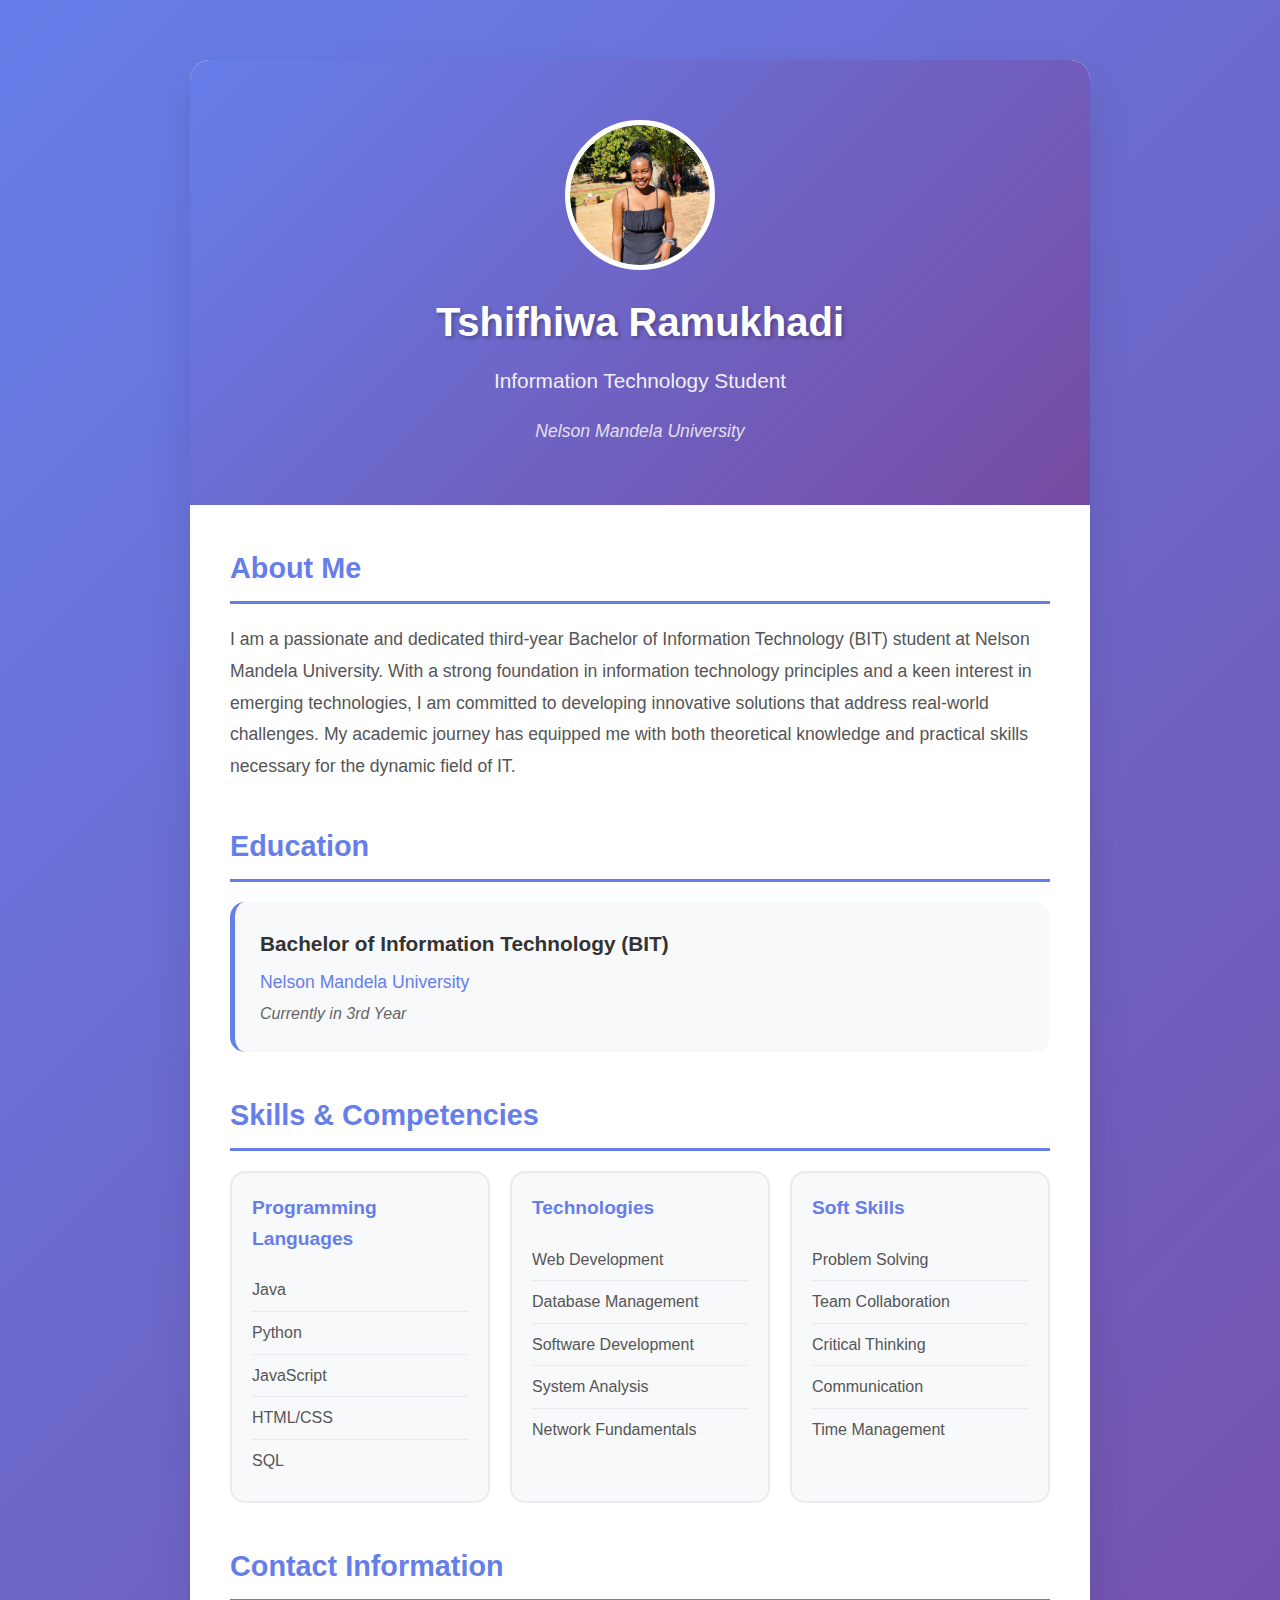
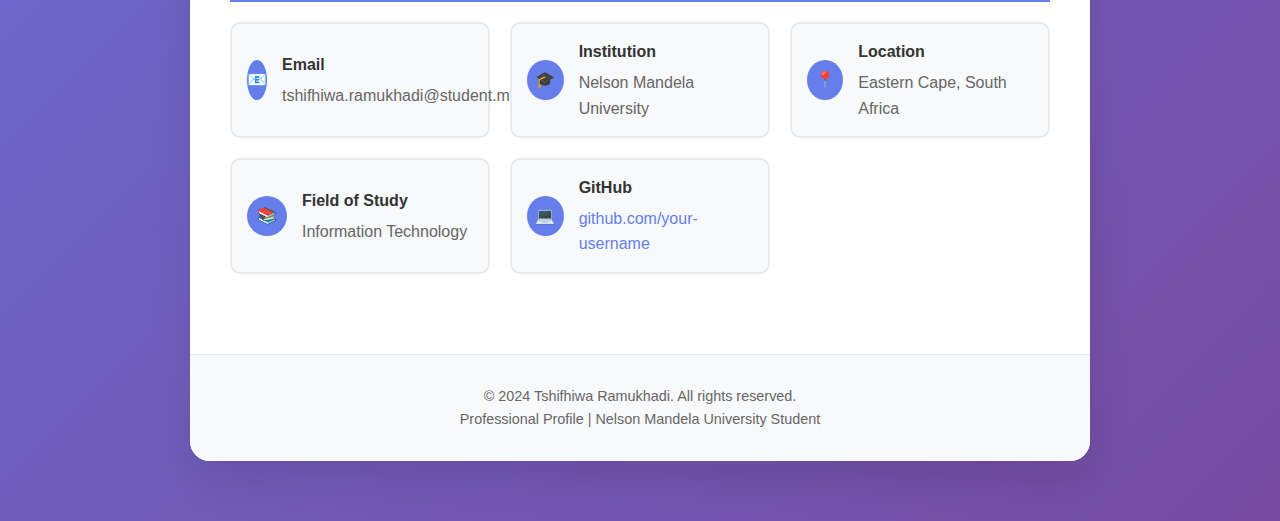
<file: index.html>
<!DOCTYPE html>
<html lang="en">
<head>
    <meta charset="UTF-8">
    <meta name="viewport" content="width=device-width, initial-scale=1.0">
    <title>Tshifhiwa Ramukhadi - Professional Profile</title>
    <style>
        * {
            margin: 0;
            padding: 0;
            box-sizing: border-box;
        }

        body {
            font-family: 'Segoe UI', Tahoma, Geneva, Verdana, sans-serif;
            line-height: 1.6;
            color: #333;
            background: linear-gradient(135deg, #667eea 0%, #764ba2 100%);
            min-height: 100vh;
        }

        .container {
            max-width: 1200px;
            margin: 0 auto;
            padding: 20px;
        }

        .profile-card {
            background: white;
            border-radius: 20px;
            box-shadow: 0 20px 40px rgba(0, 0, 0, 0.1);
            overflow: hidden;
            margin: 40px auto;
            max-width: 900px;
        }

        .header {
            background: linear-gradient(135deg, #667eea 0%, #764ba2 100%);
            color: white;
            padding: 60px 40px;
            text-align: center;
            position: relative;
        }

        .profile-image {
            width: 150px;
            height: 150px;
            border-radius: 50%;
            border: 5px solid white;
            margin: 0 auto 20px;
            background: #f0f0f0;
            display: flex;
            align-items: center;
            justify-content: center;
            font-size: 48px;
            color: #667eea;
            font-weight: bold;
            overflow: hidden;
        }

        .profile-image img {
            width: 100%;
            height: 100%;
            object-fit: cover;
            border-radius: 50%;
        }

        .name {
            font-size: 2.5rem;
            font-weight: 700;
            margin-bottom: 10px;
            text-shadow: 2px 2px 4px rgba(0, 0, 0, 0.3);
        }

        .title {
            font-size: 1.3rem;
            opacity: 0.9;
            margin-bottom: 20px;
        }

        .university {
            font-size: 1.1rem;
            opacity: 0.8;
            font-style: italic;
        }

        .content {
            padding: 40px;
        }

        .section {
            margin-bottom: 40px;
        }

        .section-title {
            font-size: 1.8rem;
            color: #667eea;
            margin-bottom: 20px;
            border-bottom: 3px solid #667eea;
            padding-bottom: 10px;
            font-weight: 600;
        }

        .about-text {
            font-size: 1.1rem;
            line-height: 1.8;
            color: #555;
        }

        .education-item {
            background: #f8f9fa;
            padding: 25px;
            border-radius: 15px;
            margin-bottom: 20px;
            border-left: 5px solid #667eea;
        }

        .degree {
            font-size: 1.3rem;
            font-weight: 600;
            color: #333;
            margin-bottom: 8px;
        }

        .institution {
            font-size: 1.1rem;
            color: #667eea;
            font-weight: 500;
            margin-bottom: 5px;
        }

        .year {
            color: #666;
            font-style: italic;
        }

        .skills-grid {
            display: grid;
            grid-template-columns: repeat(auto-fit, minmax(200px, 1fr));
            gap: 20px;
            margin-top: 20px;
        }

        .skill-category {
            background: #f8f9fa;
            padding: 20px;
            border-radius: 15px;
            border: 2px solid #e9ecef;
        }

        .skill-category h3 {
            color: #667eea;
            margin-bottom: 15px;
            font-size: 1.2rem;
        }

        .skill-list {
            list-style: none;
        }

        .skill-list li {
            padding: 8px 0;
            border-bottom: 1px solid #e9ecef;
            color: #555;
        }

        .skill-list li:last-child {
            border-bottom: none;
        }

        .contact-info {
            display: grid;
            grid-template-columns: repeat(auto-fit, minmax(250px, 1fr));
            gap: 20px;
            margin-top: 20px;
        }

        .contact-item {
            display: flex;
            align-items: center;
            padding: 15px;
            background: #f8f9fa;
            border-radius: 10px;
            border: 2px solid #e9ecef;
        }

        .contact-icon {
            width: 40px;
            height: 40px;
            background: #667eea;
            border-radius: 50%;
            display: flex;
            align-items: center;
            justify-content: center;
            color: white;
            font-weight: bold;
            margin-right: 15px;
        }

        .contact-details h4 {
            color: #333;
            margin-bottom: 5px;
        }

        .contact-details p {
            color: #666;
        }

        .footer {
            background: #f8f9fa;
            padding: 30px 40px;
            text-align: center;
            border-top: 1px solid #e9ecef;
        }

        .footer p {
            color: #666;
            font-size: 0.9rem;
        }

        @media (max-width: 768px) {
            .container {
                padding: 10px;
            }
            
            .header {
                padding: 40px 20px;
            }
            
            .name {
                font-size: 2rem;
            }
            
            .content {
                padding: 20px;
            }
            
            .skills-grid {
                grid-template-columns: 1fr;
            }
            
            .contact-info {
                grid-template-columns: 1fr;
            }
        }
    </style>
</head>
<body>
    <div class="container">
        <div class="profile-card">
            <div class="header">
                <div class="profile-image">
                    <img src="WhatsApp Image 2025-08-17 at 12.50.35_aea94900.jpg" alt="Tshifhiwa Ramukhadi">
                </div>
                <h1 class="name">Tshifhiwa Ramukhadi</h1>
                <p class="title">Information Technology Student</p>
                <p class="university">Nelson Mandela University</p>
            </div>

            <div class="content">
                <div class="section">
                    <h2 class="section-title">About Me</h2>
                    <p class="about-text">
                        I am a passionate and dedicated third-year Bachelor of Information Technology (BIT) student at Nelson Mandela University. 
                        With a strong foundation in information technology principles and a keen interest in emerging technologies, 
                        I am committed to developing innovative solutions that address real-world challenges. My academic journey 
                        has equipped me with both theoretical knowledge and practical skills necessary for the dynamic field of IT.
                    </p>
                </div>

                <div class="section">
                    <h2 class="section-title">Education</h2>
                    <div class="education-item">
                        <div class="degree">Bachelor of Information Technology (BIT)</div>
                        <div class="institution">Nelson Mandela University</div>
                        <div class="year">Currently in 3rd Year</div>
                    </div>
                </div>

                <div class="section">
                    <h2 class="section-title">Skills & Competencies</h2>
                    <div class="skills-grid">
                        <div class="skill-category">
                            <h3>Programming Languages</h3>
                            <ul class="skill-list">
                                <li>Java</li>
                                <li>Python</li>
                                <li>JavaScript</li>
                                <li>HTML/CSS</li>
                                <li>SQL</li>
                            </ul>
                        </div>
                        <div class="skill-category">
                            <h3>Technologies</h3>
                            <ul class="skill-list">
                                <li>Web Development</li>
                                <li>Database Management</li>
                                <li>Software Development</li>
                                <li>System Analysis</li>
                                <li>Network Fundamentals</li>
                            </ul>
                        </div>
                        <div class="skill-category">
                            <h3>Soft Skills</h3>
                            <ul class="skill-list">
                                <li>Problem Solving</li>
                                <li>Team Collaboration</li>
                                <li>Critical Thinking</li>
                                <li>Communication</li>
                                <li>Time Management</li>
                            </ul>
                        </div>
                    </div>
                </div>

                <div class="section">
                    <h2 class="section-title">Contact Information</h2>
                    <div class="contact-info">
                        <div class="contact-item">
                            <div class="contact-icon">📧</div>
                            <div class="contact-details">
                                <h4>Email</h4>
                                <p>tshifhiwa.ramukhadi@student.mandela.ac.za</p>
                            </div>
                        </div>
                        <div class="contact-item">
                            <div class="contact-icon">🎓</div>
                            <div class="contact-details">
                                <h4>Institution</h4>
                                <p>Nelson Mandela University</p>
                            </div>
                        </div>
                        <div class="contact-item">
                            <div class="contact-icon">📍</div>
                            <div class="contact-details">
                                <h4>Location</h4>
                                <p>Eastern Cape, South Africa</p>
                            </div>
                        </div>
                        <div class="contact-item">
                            <div class="contact-icon">📚</div>
                            <div class="contact-details">
                                <h4>Field of Study</h4>
                                <p>Information Technology</p>
                            </div>
                        </div>
                        <div class="contact-item">
                            <div class="contact-icon">💻</div>
                            <div class="contact-details">
                                <h4>GitHub</h4>
                                <p><a href="https://github.com/your-username" target="_blank" style="color: #667eea; text-decoration: none;">github.com/your-username</a></p>
                            </div>
                        </div>
                    </div>
                </div>
            </div>

            <div class="footer">
                <p>&copy; 2024 Tshifhiwa Ramukhadi. All rights reserved.</p>
                <p>Professional Profile | Nelson Mandela University Student</p>
            </div>
        </div>
    </div>
</body>
</html>
</file>
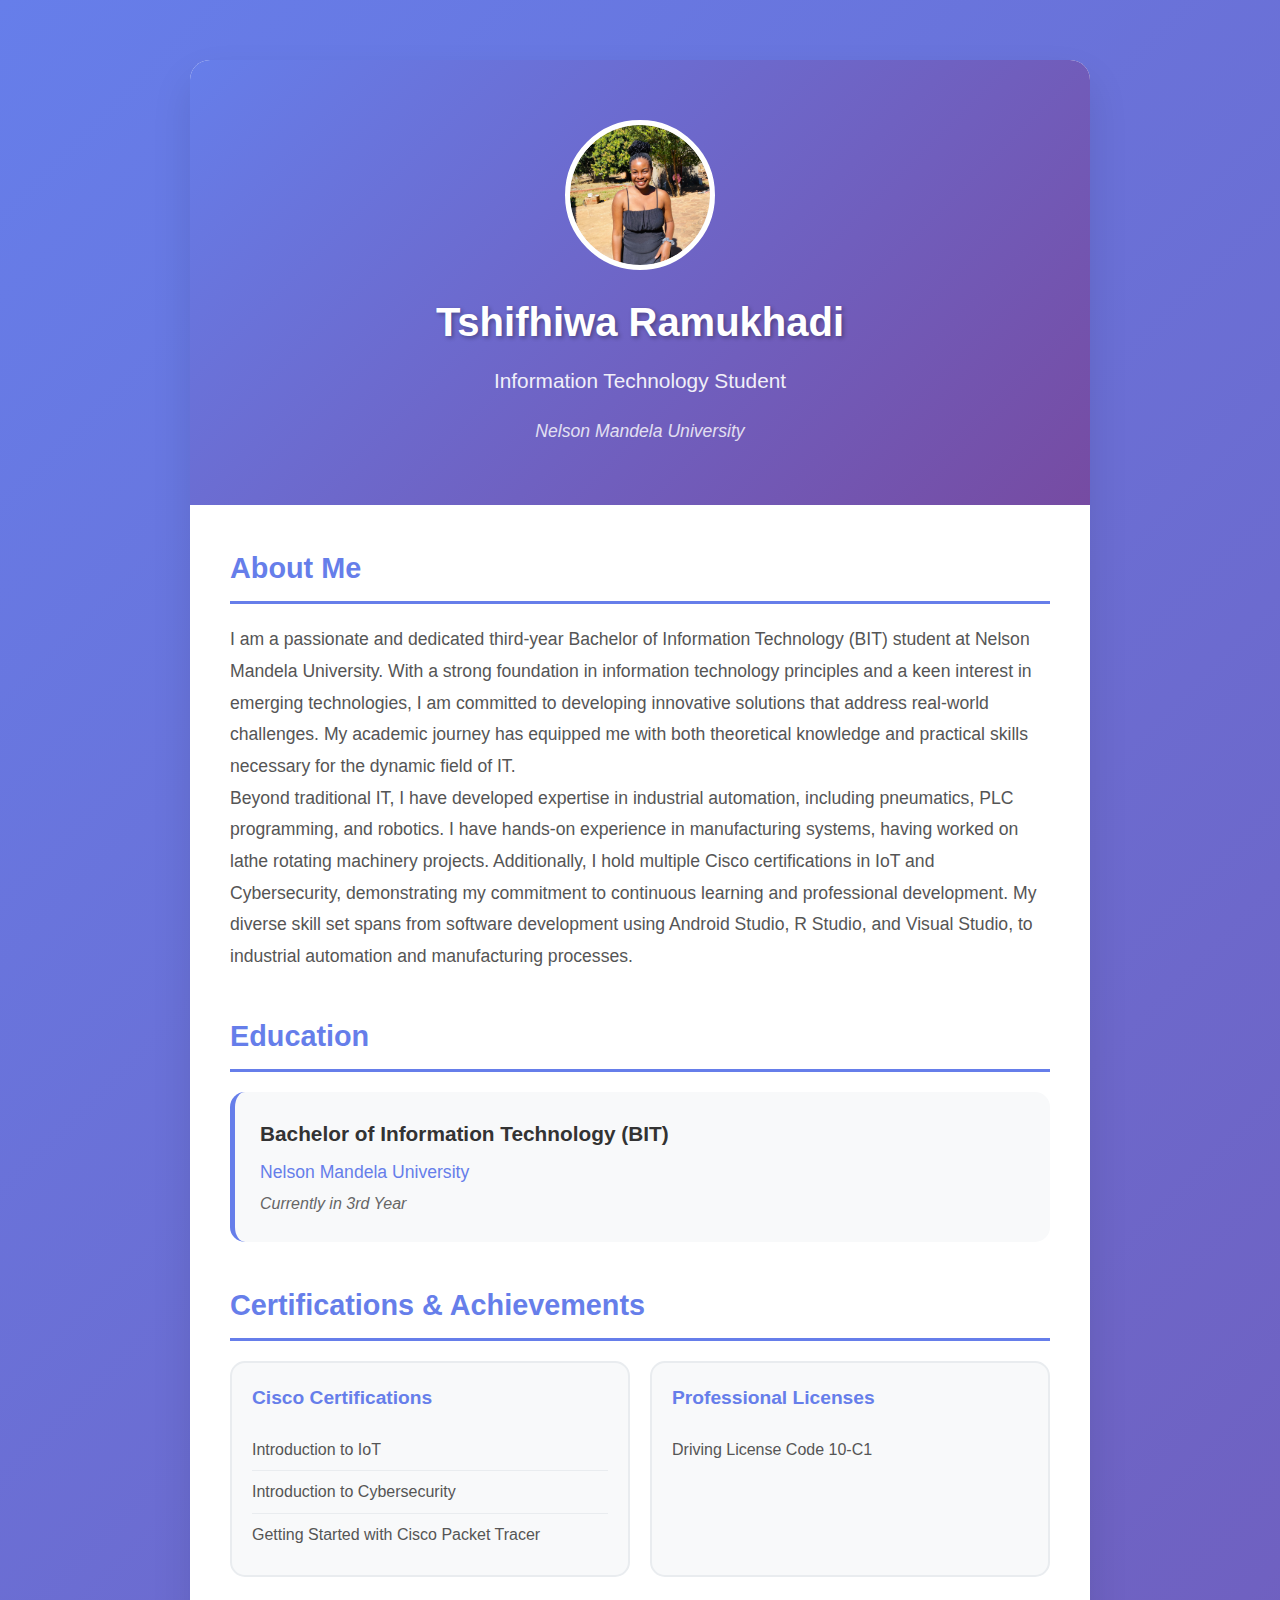
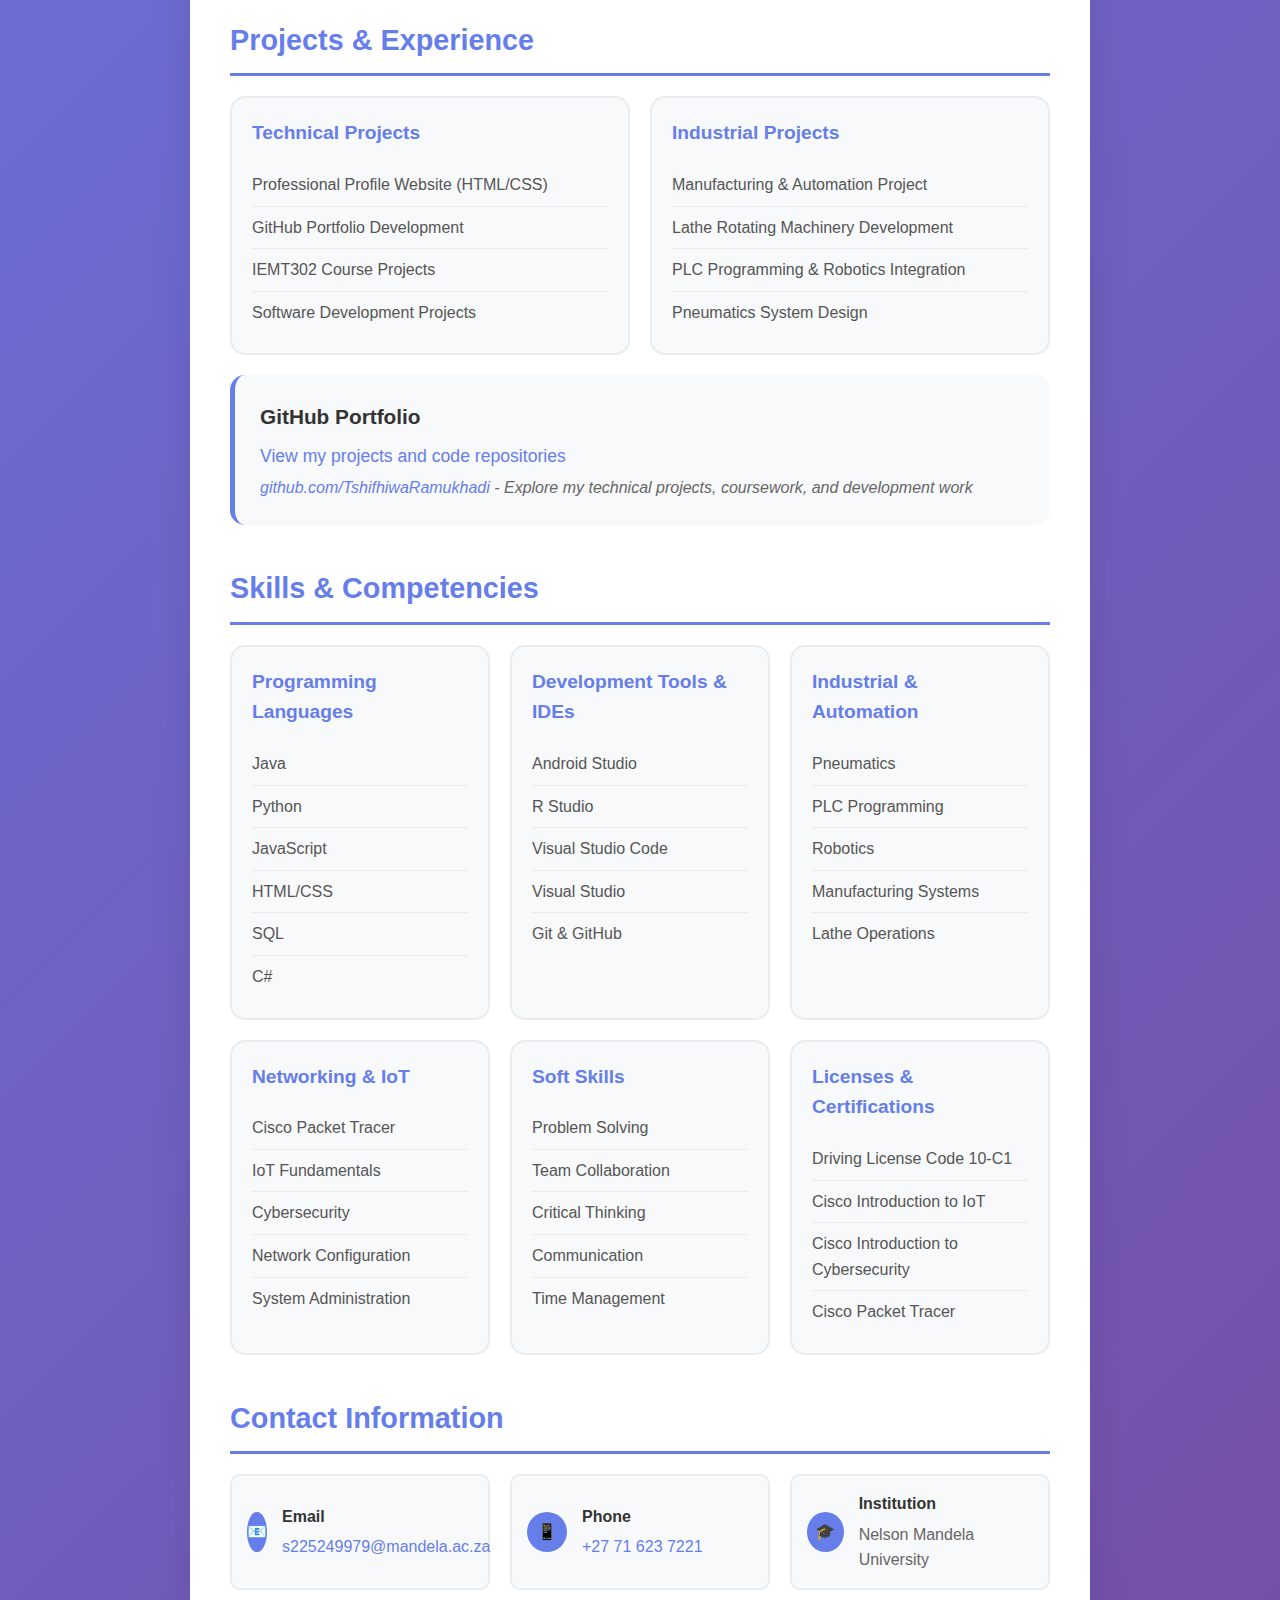
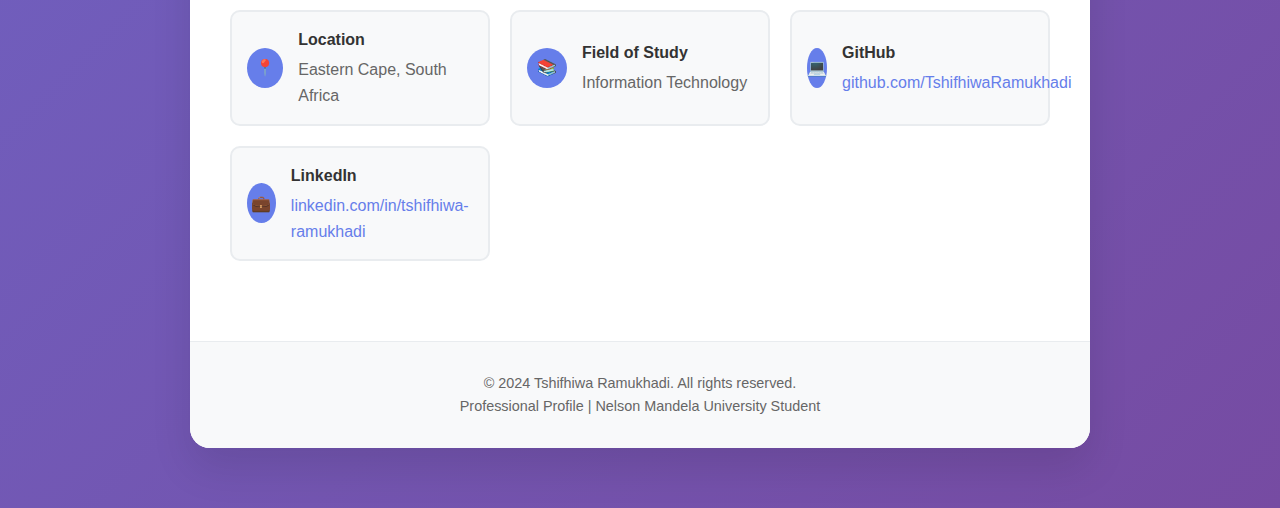
<file: professional-profile/index.html>
<!DOCTYPE html>
<html lang="en">
<head>
    <meta charset="UTF-8">
    <meta name="viewport" content="width=device-width, initial-scale=1.0">
    <title>Tshifhiwa Ramukhadi - Professional Profile</title>
    <style>
        * {
            margin: 0;
            padding: 0;
            box-sizing: border-box;
        }

        body {
            font-family: 'Segoe UI', Tahoma, Geneva, Verdana, sans-serif;
            line-height: 1.6;
            color: #333;
            background: linear-gradient(135deg, #667eea 0%, #764ba2 100%);
            min-height: 100vh;
        }

        .container {
            max-width: 1200px;
            margin: 0 auto;
            padding: 20px;
        }

        .profile-card {
            background: white;
            border-radius: 20px;
            box-shadow: 0 20px 40px rgba(0, 0, 0, 0.1);
            overflow: hidden;
            margin: 40px auto;
            max-width: 900px;
        }

        .header {
            background: linear-gradient(135deg, #667eea 0%, #764ba2 100%);
            color: white;
            padding: 60px 40px;
            text-align: center;
            position: relative;
        }

        .profile-image {
            width: 150px;
            height: 150px;
            border-radius: 50%;
            border: 5px solid white;
            margin: 0 auto 20px;
            background: #f0f0f0;
            display: flex;
            align-items: center;
            justify-content: center;
            font-size: 48px;
            color: #667eea;
            font-weight: bold;
            overflow: hidden;
        }

        .profile-image img {
            width: 100%;
            height: 100%;
            object-fit: cover;
            border-radius: 50%;
        }

        .name {
            font-size: 2.5rem;
            font-weight: 700;
            margin-bottom: 10px;
            text-shadow: 2px 2px 4px rgba(0, 0, 0, 0.3);
        }

        .title {
            font-size: 1.3rem;
            opacity: 0.9;
            margin-bottom: 20px;
        }

        .university {
            font-size: 1.1rem;
            opacity: 0.8;
            font-style: italic;
        }

        .content {
            padding: 40px;
        }

        .section {
            margin-bottom: 40px;
        }

        .section-title {
            font-size: 1.8rem;
            color: #667eea;
            margin-bottom: 20px;
            border-bottom: 3px solid #667eea;
            padding-bottom: 10px;
            font-weight: 600;
        }

        .about-text {
            font-size: 1.1rem;
            line-height: 1.8;
            color: #555;
        }

        .education-item {
            background: #f8f9fa;
            padding: 25px;
            border-radius: 15px;
            margin-bottom: 20px;
            border-left: 5px solid #667eea;
        }

        .degree {
            font-size: 1.3rem;
            font-weight: 600;
            color: #333;
            margin-bottom: 8px;
        }

        .institution {
            font-size: 1.1rem;
            color: #667eea;
            font-weight: 500;
            margin-bottom: 5px;
        }

        .year {
            color: #666;
            font-style: italic;
        }

        .skills-grid {
            display: grid;
            grid-template-columns: repeat(auto-fit, minmax(200px, 1fr));
            gap: 20px;
            margin-top: 20px;
        }

        .skill-category {
            background: #f8f9fa;
            padding: 20px;
            border-radius: 15px;
            border: 2px solid #e9ecef;
        }

        .skill-category h3 {
            color: #667eea;
            margin-bottom: 15px;
            font-size: 1.2rem;
        }

        .skill-list {
            list-style: none;
        }

        .skill-list li {
            padding: 8px 0;
            border-bottom: 1px solid #e9ecef;
            color: #555;
        }

        .skill-list li:last-child {
            border-bottom: none;
        }

        .contact-info {
            display: grid;
            grid-template-columns: repeat(auto-fit, minmax(250px, 1fr));
            gap: 20px;
            margin-top: 20px;
        }

        .contact-item {
            display: flex;
            align-items: center;
            padding: 15px;
            background: #f8f9fa;
            border-radius: 10px;
            border: 2px solid #e9ecef;
        }

        .contact-icon {
            width: 40px;
            height: 40px;
            background: #667eea;
            border-radius: 50%;
            display: flex;
            align-items: center;
            justify-content: center;
            color: white;
            font-weight: bold;
            margin-right: 15px;
        }

        .contact-details h4 {
            color: #333;
            margin-bottom: 5px;
        }

        .contact-details p {
            color: #666;
        }

        .footer {
            background: #f8f9fa;
            padding: 30px 40px;
            text-align: center;
            border-top: 1px solid #e9ecef;
        }

        .footer p {
            color: #666;
            font-size: 0.9rem;
        }

        @media (max-width: 768px) {
            .container {
                padding: 10px;
            }
            
            .header {
                padding: 40px 20px;
            }
            
            .name {
                font-size: 2rem;
            }
            
            .content {
                padding: 20px;
            }
            
            .skills-grid {
                grid-template-columns: 1fr;
            }
            
            .contact-info {
                grid-template-columns: 1fr;
            }
        }
    </style>
</head>
<body>
    <div class="container">
        <div class="profile-card">
            <div class="header">
                <div class="profile-image">
                    <img src="WhatsApp Image 2025-08-17 at 12.50.35_aea94900.jpg" alt="Tshifhiwa Ramukhadi">
                </div>
                <h1 class="name">Tshifhiwa Ramukhadi</h1>
                <p class="title">Information Technology Student</p>
                <p class="university">Nelson Mandela University</p>
            </div>

            <div class="content">
                <div class="section">
                    <h2 class="section-title">About Me</h2>
                    <p class="about-text">
                        I am a passionate and dedicated third-year Bachelor of Information Technology (BIT) student at Nelson Mandela University. 
                        With a strong foundation in information technology principles and a keen interest in emerging technologies, 
                        I am committed to developing innovative solutions that address real-world challenges. My academic journey 
                        has equipped me with both theoretical knowledge and practical skills necessary for the dynamic field of IT.
                    </p>
                    <p class="about-text">
                        Beyond traditional IT, I have developed expertise in industrial automation, including pneumatics, PLC programming, 
                        and robotics. I have hands-on experience in manufacturing systems, having worked on lathe rotating machinery projects. 
                        Additionally, I hold multiple Cisco certifications in IoT and Cybersecurity, demonstrating my commitment to 
                        continuous learning and professional development. My diverse skill set spans from software development using 
                        Android Studio, R Studio, and Visual Studio, to industrial automation and manufacturing processes.
                    </p>
                </div>

                <div class="section">
                    <h2 class="section-title">Education</h2>
                    <div class="education-item">
                        <div class="degree">Bachelor of Information Technology (BIT)</div>
                        <div class="institution">Nelson Mandela University</div>
                        <div class="year">Currently in 3rd Year</div>
                    </div>
                </div>

                <div class="section">
                    <h2 class="section-title">Certifications & Achievements</h2>
                    <div class="skills-grid">
                        <div class="skill-category">
                            <h3>Cisco Certifications</h3>
                            <ul class="skill-list">
                                <li>Introduction to IoT</li>
                                <li>Introduction to Cybersecurity</li>
                                <li>Getting Started with Cisco Packet Tracer</li>
                            </ul>
                        </div>
                        <div class="skill-category">
                            <h3>Professional Licenses</h3>
                            <ul class="skill-list">
                                <li>Driving License Code 10-C1</li>
                            </ul>
                        </div>
                    </div>
                </div>

                <div class="section">
                    <h2 class="section-title">Projects & Experience</h2>
                    <div class="skills-grid">
                        <div class="skill-category">
                            <h3>Technical Projects</h3>
                            <ul class="skill-list">
                                <li>Professional Profile Website (HTML/CSS)</li>
                                <li>GitHub Portfolio Development</li>
                                <li>IEMT302 Course Projects</li>
                                <li>Software Development Projects</li>
                            </ul>
                        </div>
                        <div class="skill-category">
                            <h3>Industrial Projects</h3>
                            <ul class="skill-list">
                                <li>Manufacturing & Automation Project</li>
                                <li>Lathe Rotating Machinery Development</li>
                                <li>PLC Programming & Robotics Integration</li>
                                <li>Pneumatics System Design</li>
                            </ul>
                        </div>
                    </div>
                    <div class="education-item" style="margin-top: 20px;">
                        <div class="degree">GitHub Portfolio</div>
                        <div class="institution">View my projects and code repositories</div>
                        <div class="year"><a href="https://github.com/TshifhiwaRamukhadi" target="_blank" style="color: #667eea; text-decoration: none; font-weight: 500;">github.com/TshifhiwaRamukhadi</a> - Explore my technical projects, coursework, and development work</div>
                    </div>
                </div>

                <div class="section">
                    <h2 class="section-title">Skills & Competencies</h2>
                    <div class="skills-grid">
                        <div class="skill-category">
                            <h3>Programming Languages</h3>
                            <ul class="skill-list">
                                <li>Java</li>
                                <li>Python</li>
                                <li>JavaScript</li>
                                <li>HTML/CSS</li>
                                <li>SQL</li>
                                <li>C#</li>
                            </ul>
                        </div>
                        <div class="skill-category">
                            <h3>Development Tools & IDEs</h3>
                            <ul class="skill-list">
                                <li>Android Studio</li>
                                <li>R Studio</li>
                                <li>Visual Studio Code</li>
                                <li>Visual Studio</li>
                                <li>Git & GitHub</li>
                            </ul>
                        </div>
                        <div class="skill-category">
                            <h3>Industrial & Automation</h3>
                            <ul class="skill-list">
                                <li>Pneumatics</li>
                                <li>PLC Programming</li>
                                <li>Robotics</li>
                                <li>Manufacturing Systems</li>
                                <li>Lathe Operations</li>
                            </ul>
                        </div>
                        <div class="skill-category">
                            <h3>Networking & IoT</h3>
                            <ul class="skill-list">
                                <li>Cisco Packet Tracer</li>
                                <li>IoT Fundamentals</li>
                                <li>Cybersecurity</li>
                                <li>Network Configuration</li>
                                <li>System Administration</li>
                            </ul>
                        </div>
                        <div class="skill-category">
                            <h3>Soft Skills</h3>
                            <ul class="skill-list">
                                <li>Problem Solving</li>
                                <li>Team Collaboration</li>
                                <li>Critical Thinking</li>
                                <li>Communication</li>
                                <li>Time Management</li>
                            </ul>
                        </div>
                        <div class="skill-category">
                            <h3>Licenses & Certifications</h3>
                            <ul class="skill-list">
                                <li>Driving License Code 10-C1</li>
                                <li>Cisco Introduction to IoT</li>
                                <li>Cisco Introduction to Cybersecurity</li>
                                <li>Cisco Packet Tracer</li>
                            </ul>
                        </div>
                    </div>
                </div>

                <div class="section">
                    <h2 class="section-title">Contact Information</h2>
                    <div class="contact-info">
                        <div class="contact-item">
                            <div class="contact-icon">📧</div>
                            <div class="contact-details">
                                <h4>Email</h4>
                                <p><a href="mailto:s225249979@mandela.ac.za" style="color: #667eea; text-decoration: none;">s225249979@mandela.ac.za</a></p>
                            </div>
                        </div>
                        <div class="contact-item">
                            <div class="contact-icon">📱</div>
                            <div class="contact-details">
                                <h4>Phone</h4>
                                <p><a href="tel:+27716237221" style="color: #667eea; text-decoration: none;">+27 71 623 7221</a></p>
                            </div>
                        </div>
                        <div class="contact-item">
                            <div class="contact-icon">🎓</div>
                            <div class="contact-details">
                                <h4>Institution</h4>
                                <p>Nelson Mandela University</p>
                            </div>
                        </div>
                        <div class="contact-item">
                            <div class="contact-icon">📍</div>
                            <div class="contact-details">
                                <h4>Location</h4>
                                <p>Eastern Cape, South Africa</p>
                            </div>
                        </div>
                        <div class="contact-item">
                            <div class="contact-icon">📚</div>
                            <div class="contact-details">
                                <h4>Field of Study</h4>
                                <p>Information Technology</p>
                            </div>
                        </div>
                        <div class="contact-item">
                            <div class="contact-icon">💻</div>
                            <div class="contact-details">
                                <h4>GitHub</h4>
                                <p><a href="https://github.com/TshifhiwaRamukhadi" target="_blank" style="color: #667eea; text-decoration: none;">github.com/TshifhiwaRamukhadi</a></p>
                            </div>
                        </div>
                        <div class="contact-item">
                            <div class="contact-icon">💼</div>
                            <div class="contact-details">
                                <h4>LinkedIn</h4>
                                <p><a href="https://www.linkedin.com/in/tshifhiwa-ramukhadi-101aa6240?utm_source=share&utm_campaign=share_via&utm_content=profile&utm_medium=ios_app" target="_blank" style="color: #667eea; text-decoration: none;">linkedin.com/in/tshifhiwa-ramukhadi</a></p>
                            </div>
                        </div>
                    </div>
                </div>
            </div>

            <div class="footer">
                <p>&copy; 2024 Tshifhiwa Ramukhadi. All rights reserved.</p>
                <p>Professional Profile | Nelson Mandela University Student</p>
            </div>
        </div>
    </div>
</body>
</html>
</file>
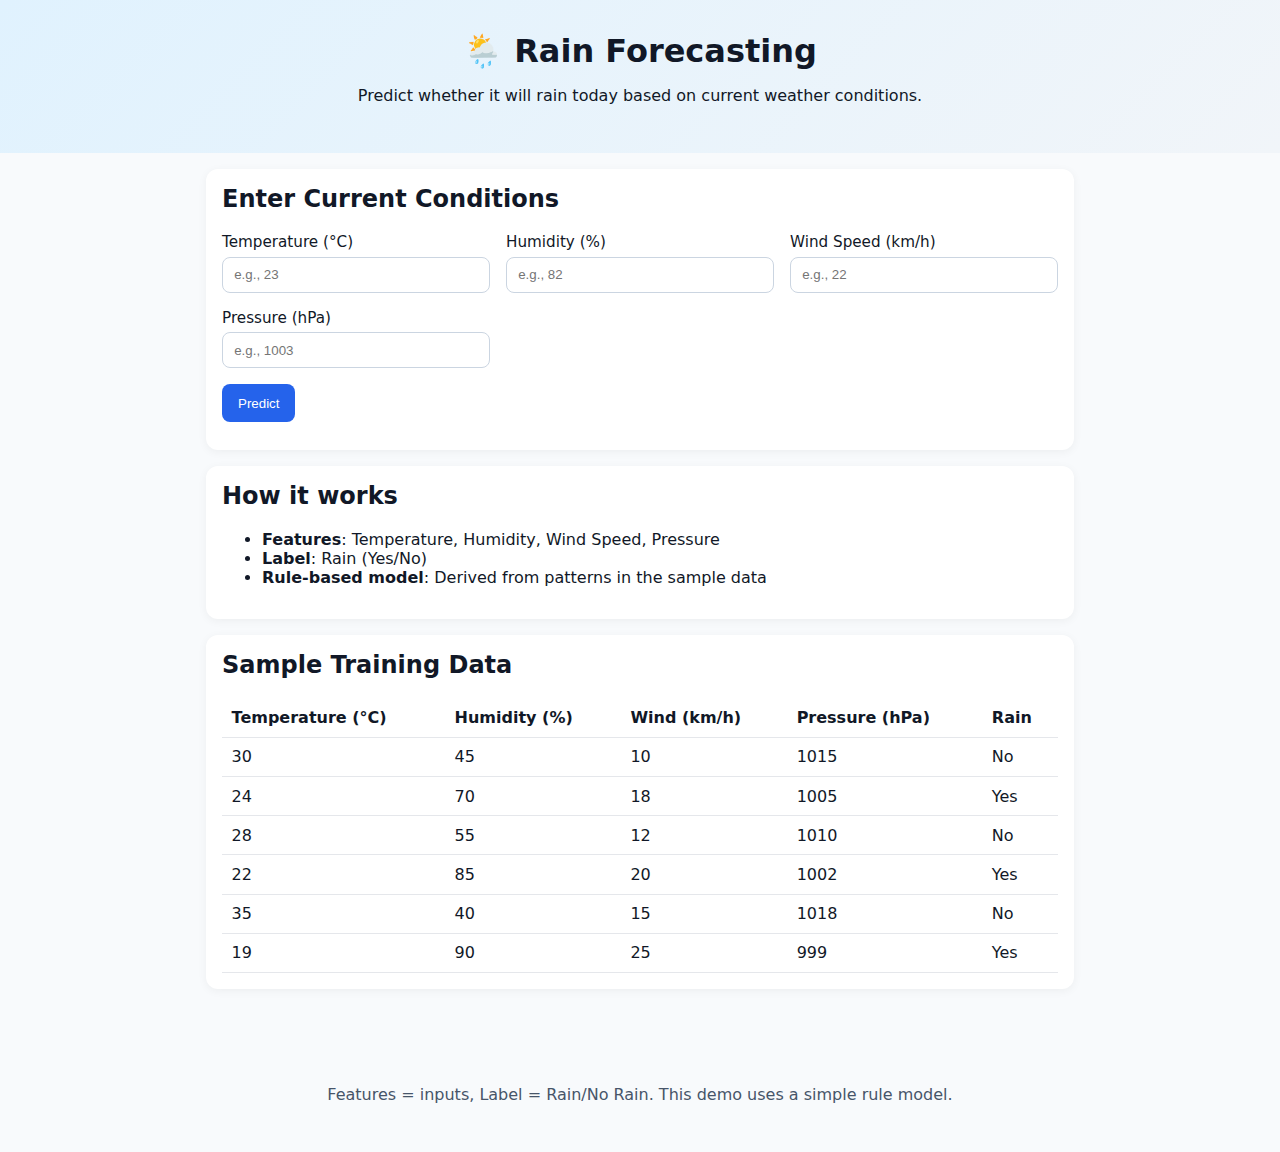
<file: rain_forecast_web/index.html>
<!DOCTYPE html>
<html lang="en">
<head>
  <meta charset="UTF-8" />
  <meta name="viewport" content="width=device-width, initial-scale=1" />
  <title>Rain Forecasting: Predicting Rain</title>
  <link rel="stylesheet" href="assets/styles.css" />
</head>
<body>
  <header>
    <h1>🌦️ Rain Forecasting</h1>
    <p>Predict whether it will rain today based on current weather conditions.</p>
  </header>

  <main>
    <section class="card">
      <h2>Enter Current Conditions</h2>
      <form id="predict-form">
        <div class="grid">
          <label>
            <span>Temperature (°C)</span>
            <input type="number" id="temperature" placeholder="e.g., 23" required />
          </label>
          <label>
            <span>Humidity (%)</span>
            <input type="number" id="humidity" placeholder="e.g., 82" required />
          </label>
          <label>
            <span>Wind Speed (km/h)</span>
            <input type="number" id="wind" placeholder="e.g., 22" required />
          </label>
          <label>
            <span>Pressure (hPa)</span>
            <input type="number" id="pressure" placeholder="e.g., 1003" required />
          </label>
        </div>
        <button type="submit">Predict</button>
      </form>
      <div id="result" class="result" aria-live="polite"></div>
    </section>

    <section class="card">
      <h2>How it works</h2>
      <ul>
        <li><strong>Features</strong>: Temperature, Humidity, Wind Speed, Pressure</li>
        <li><strong>Label</strong>: Rain (Yes/No)</li>
        <li><strong>Rule-based model</strong>: Derived from patterns in the sample data</li>
      </ul>
    </section>

    <section class="card">
      <h2>Sample Training Data</h2>
      <div class="table-wrap">
        <table>
          <thead>
            <tr>
              <th>Temperature (°C)</th>
              <th>Humidity (%)</th>
              <th>Wind (km/h)</th>
              <th>Pressure (hPa)</th>
              <th>Rain</th>
            </tr>
          </thead>
          <tbody id="data-table"></tbody>
        </table>
      </div>
    </section>
  </main>

  <footer>
    <p>Features = inputs, Label = Rain/No Rain. This demo uses a simple rule model.</p>
  </footer>

  <script src="assets/app.js"></script>
</body>
</html>
</file>
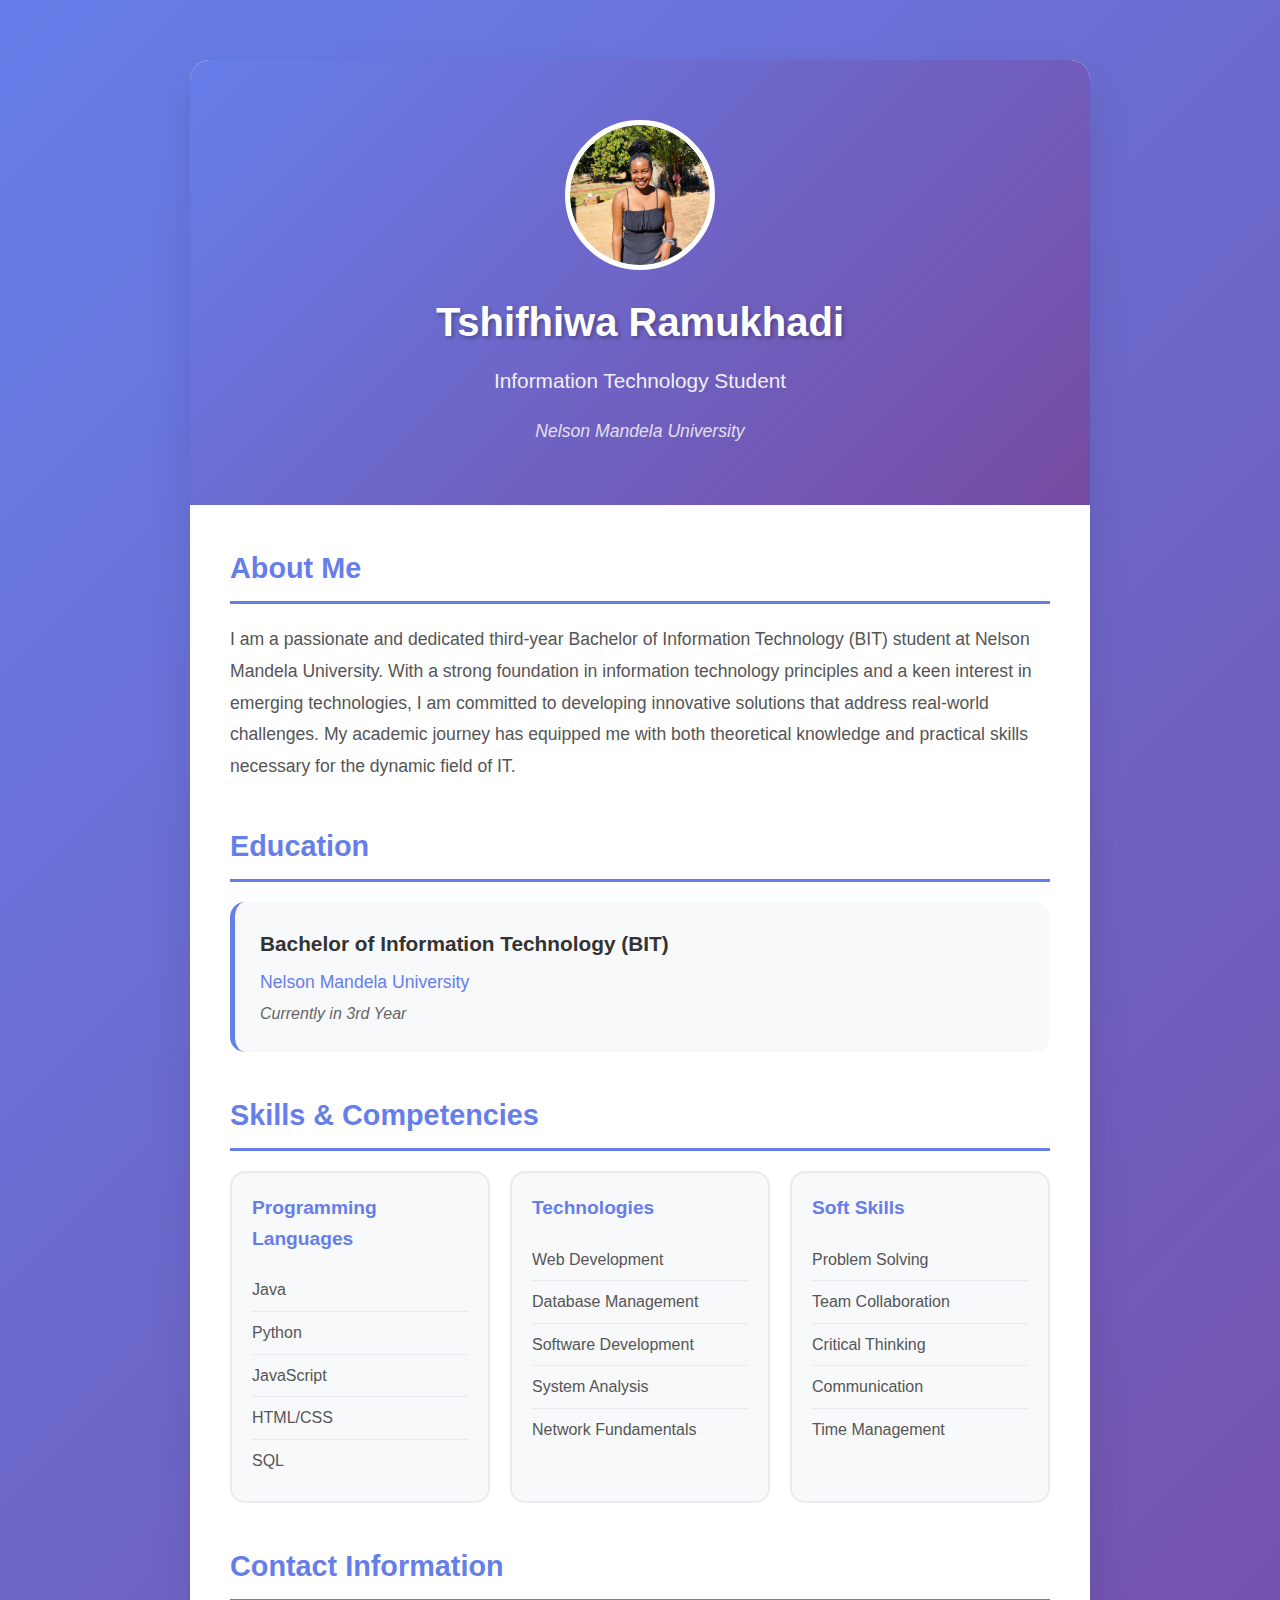
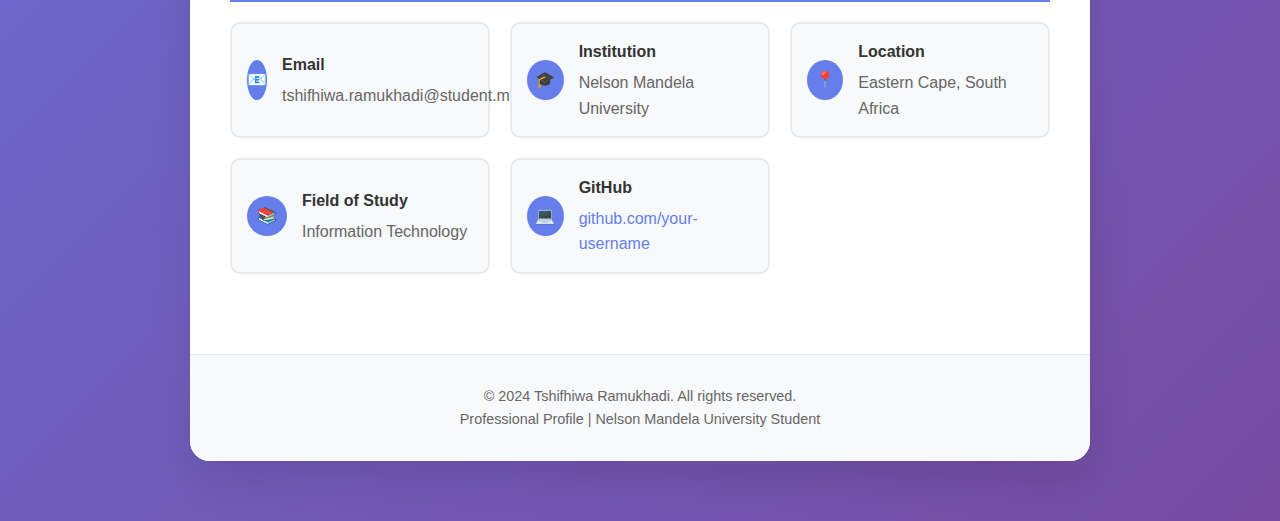
<file: Untitled-1.html>
<!DOCTYPE html>
<html lang="en">
<head>
    <meta charset="UTF-8">
    <meta name="viewport" content="width=device-width, initial-scale=1.0">
    <title>Tshifhiwa Ramukhadi - Professional Profile</title>
    <style>
        * {
            margin: 0;
            padding: 0;
            box-sizing: border-box;
        }

        body {
            font-family: 'Segoe UI', Tahoma, Geneva, Verdana, sans-serif;
            line-height: 1.6;
            color: #333;
            background: linear-gradient(135deg, #667eea 0%, #764ba2 100%);
            min-height: 100vh;
        }

        .container {
            max-width: 1200px;
            margin: 0 auto;
            padding: 20px;
        }

        .profile-card {
            background: white;
            border-radius: 20px;
            box-shadow: 0 20px 40px rgba(0, 0, 0, 0.1);
            overflow: hidden;
            margin: 40px auto;
            max-width: 900px;
        }

        .header {
            background: linear-gradient(135deg, #667eea 0%, #764ba2 100%);
            color: white;
            padding: 60px 40px;
            text-align: center;
            position: relative;
        }

        .profile-image {
            width: 150px;
            height: 150px;
            border-radius: 50%;
            border: 5px solid white;
            margin: 0 auto 20px;
            background: #f0f0f0;
            display: flex;
            align-items: center;
            justify-content: center;
            font-size: 48px;
            color: #667eea;
            font-weight: bold;
            overflow: hidden;
        }

        .profile-image img {
            width: 100%;
            height: 100%;
            object-fit: cover;
            border-radius: 50%;
        }

        .name {
            font-size: 2.5rem;
            font-weight: 700;
            margin-bottom: 10px;
            text-shadow: 2px 2px 4px rgba(0, 0, 0, 0.3);
        }

        .title {
            font-size: 1.3rem;
            opacity: 0.9;
            margin-bottom: 20px;
        }

        .university {
            font-size: 1.1rem;
            opacity: 0.8;
            font-style: italic;
        }

        .content {
            padding: 40px;
        }

        .section {
            margin-bottom: 40px;
        }

        .section-title {
            font-size: 1.8rem;
            color: #667eea;
            margin-bottom: 20px;
            border-bottom: 3px solid #667eea;
            padding-bottom: 10px;
            font-weight: 600;
        }

        .about-text {
            font-size: 1.1rem;
            line-height: 1.8;
            color: #555;
        }

        .education-item {
            background: #f8f9fa;
            padding: 25px;
            border-radius: 15px;
            margin-bottom: 20px;
            border-left: 5px solid #667eea;
        }

        .degree {
            font-size: 1.3rem;
            font-weight: 600;
            color: #333;
            margin-bottom: 8px;
        }

        .institution {
            font-size: 1.1rem;
            color: #667eea;
            font-weight: 500;
            margin-bottom: 5px;
        }

        .year {
            color: #666;
            font-style: italic;
        }

        .skills-grid {
            display: grid;
            grid-template-columns: repeat(auto-fit, minmax(200px, 1fr));
            gap: 20px;
            margin-top: 20px;
        }

        .skill-category {
            background: #f8f9fa;
            padding: 20px;
            border-radius: 15px;
            border: 2px solid #e9ecef;
        }

        .skill-category h3 {
            color: #667eea;
            margin-bottom: 15px;
            font-size: 1.2rem;
        }

        .skill-list {
            list-style: none;
        }

        .skill-list li {
            padding: 8px 0;
            border-bottom: 1px solid #e9ecef;
            color: #555;
        }

        .skill-list li:last-child {
            border-bottom: none;
        }

        .contact-info {
            display: grid;
            grid-template-columns: repeat(auto-fit, minmax(250px, 1fr));
            gap: 20px;
            margin-top: 20px;
        }

        .contact-item {
            display: flex;
            align-items: center;
            padding: 15px;
            background: #f8f9fa;
            border-radius: 10px;
            border: 2px solid #e9ecef;
        }

        .contact-icon {
            width: 40px;
            height: 40px;
            background: #667eea;
            border-radius: 50%;
            display: flex;
            align-items: center;
            justify-content: center;
            color: white;
            font-weight: bold;
            margin-right: 15px;
        }

        .contact-details h4 {
            color: #333;
            margin-bottom: 5px;
        }

        .contact-details p {
            color: #666;
        }

        .footer {
            background: #f8f9fa;
            padding: 30px 40px;
            text-align: center;
            border-top: 1px solid #e9ecef;
        }

        .footer p {
            color: #666;
            font-size: 0.9rem;
        }

        @media (max-width: 768px) {
            .container {
                padding: 10px;
            }
            
            .header {
                padding: 40px 20px;
            }
            
            .name {
                font-size: 2rem;
            }
            
            .content {
                padding: 20px;
            }
            
            .skills-grid {
                grid-template-columns: 1fr;
            }
            
            .contact-info {
                grid-template-columns: 1fr;
            }
        }
    </style>
</head>
<body>
    <div class="container">
        <div class="profile-card">
            <div class="header">
                <div class="profile-image">
                    <img src="WhatsApp Image 2025-08-17 at 12.50.35_aea94900.jpg" alt="Tshifhiwa Ramukhadi">
                </div>
                <h1 class="name">Tshifhiwa Ramukhadi</h1>
                <p class="title">Information Technology Student</p>
                <p class="university">Nelson Mandela University</p>
            </div>

            <div class="content">
                <div class="section">
                    <h2 class="section-title">About Me</h2>
                    <p class="about-text">
                        I am a passionate and dedicated third-year Bachelor of Information Technology (BIT) student at Nelson Mandela University. 
                        With a strong foundation in information technology principles and a keen interest in emerging technologies, 
                        I am committed to developing innovative solutions that address real-world challenges. My academic journey 
                        has equipped me with both theoretical knowledge and practical skills necessary for the dynamic field of IT.
                    </p>
                </div>

                <div class="section">
                    <h2 class="section-title">Education</h2>
                    <div class="education-item">
                        <div class="degree">Bachelor of Information Technology (BIT)</div>
                        <div class="institution">Nelson Mandela University</div>
                        <div class="year">Currently in 3rd Year</div>
                    </div>
                </div>

                <div class="section">
                    <h2 class="section-title">Skills & Competencies</h2>
                    <div class="skills-grid">
                        <div class="skill-category">
                            <h3>Programming Languages</h3>
                            <ul class="skill-list">
                                <li>Java</li>
                                <li>Python</li>
                                <li>JavaScript</li>
                                <li>HTML/CSS</li>
                                <li>SQL</li>
                            </ul>
                        </div>
                        <div class="skill-category">
                            <h3>Technologies</h3>
                            <ul class="skill-list">
                                <li>Web Development</li>
                                <li>Database Management</li>
                                <li>Software Development</li>
                                <li>System Analysis</li>
                                <li>Network Fundamentals</li>
                            </ul>
                        </div>
                        <div class="skill-category">
                            <h3>Soft Skills</h3>
                            <ul class="skill-list">
                                <li>Problem Solving</li>
                                <li>Team Collaboration</li>
                                <li>Critical Thinking</li>
                                <li>Communication</li>
                                <li>Time Management</li>
                            </ul>
                        </div>
                    </div>
                </div>

                <div class="section">
                    <h2 class="section-title">Contact Information</h2>
                    <div class="contact-info">
                        <div class="contact-item">
                            <div class="contact-icon">📧</div>
                            <div class="contact-details">
                                <h4>Email</h4>
                                <p>tshifhiwa.ramukhadi@student.mandela.ac.za</p>
                            </div>
                        </div>
                        <div class="contact-item">
                            <div class="contact-icon">🎓</div>
                            <div class="contact-details">
                                <h4>Institution</h4>
                                <p>Nelson Mandela University</p>
                            </div>
                        </div>
                        <div class="contact-item">
                            <div class="contact-icon">📍</div>
                            <div class="contact-details">
                                <h4>Location</h4>
                                <p>Eastern Cape, South Africa</p>
                            </div>
                        </div>
                        <div class="contact-item">
                            <div class="contact-icon">📚</div>
                            <div class="contact-details">
                                <h4>Field of Study</h4>
                                <p>Information Technology</p>
                            </div>
                        </div>
                        <div class="contact-item">
                            <div class="contact-icon">💻</div>
                            <div class="contact-details">
                                <h4>GitHub</h4>
                                <p><a href="https://github.com/your-username" target="_blank" style="color: #667eea; text-decoration: none;">github.com/your-username</a></p>
                            </div>
                        </div>
                    </div>
                </div>
            </div>

            <div class="footer">
                <p>&copy; 2024 Tshifhiwa Ramukhadi. All rights reserved.</p>
                <p>Professional Profile | Nelson Mandela University Student</p>
            </div>
        </div>
    </div>
</body>
</html>
</file>
<file: rain_forecast_web/assets/styles.css>
* { box-sizing: border-box; }
body { font-family: system-ui, -apple-system, Segoe UI, Roboto, Arial, sans-serif; margin: 0; color: #111827; background: #f8fafc; }
header { padding: 2rem 1rem; text-align: center; background: linear-gradient(135deg, #e0f2fe, #f1f5f9); }
main { max-width: 900px; margin: 1rem auto 3rem; padding: 0 1rem; }
.card { background: white; border-radius: 12px; padding: 1rem; margin: 1rem 0; box-shadow: 0 2px 10px rgba(0,0,0,0.05); }
h1 { margin: 0 0 0.25rem; }
h2 { margin-top: 0; }
form .grid { display: grid; grid-template-columns: repeat(auto-fit, minmax(220px, 1fr)); gap: 1rem; margin-bottom: 1rem; }
label { display: flex; flex-direction: column; gap: 0.35rem; font-size: 0.95rem; }
input[type="number"] { padding: 0.6rem 0.7rem; border-radius: 8px; border: 1px solid #cbd5e1; }
button { background: #2563eb; color: white; border: none; border-radius: 8px; padding: 0.7rem 1rem; cursor: pointer; }
button:hover { background: #1d4ed8; }
.result { margin-top: 0.75rem; font-weight: 600; }
.table-wrap { overflow-x: auto; }
table { width: 100%; border-collapse: collapse; }
th, td { padding: 0.6rem; border-bottom: 1px solid #e5e7eb; text-align: left; }
footer { text-align: center; color: #475569; padding: 2rem 1rem; }
</file>
